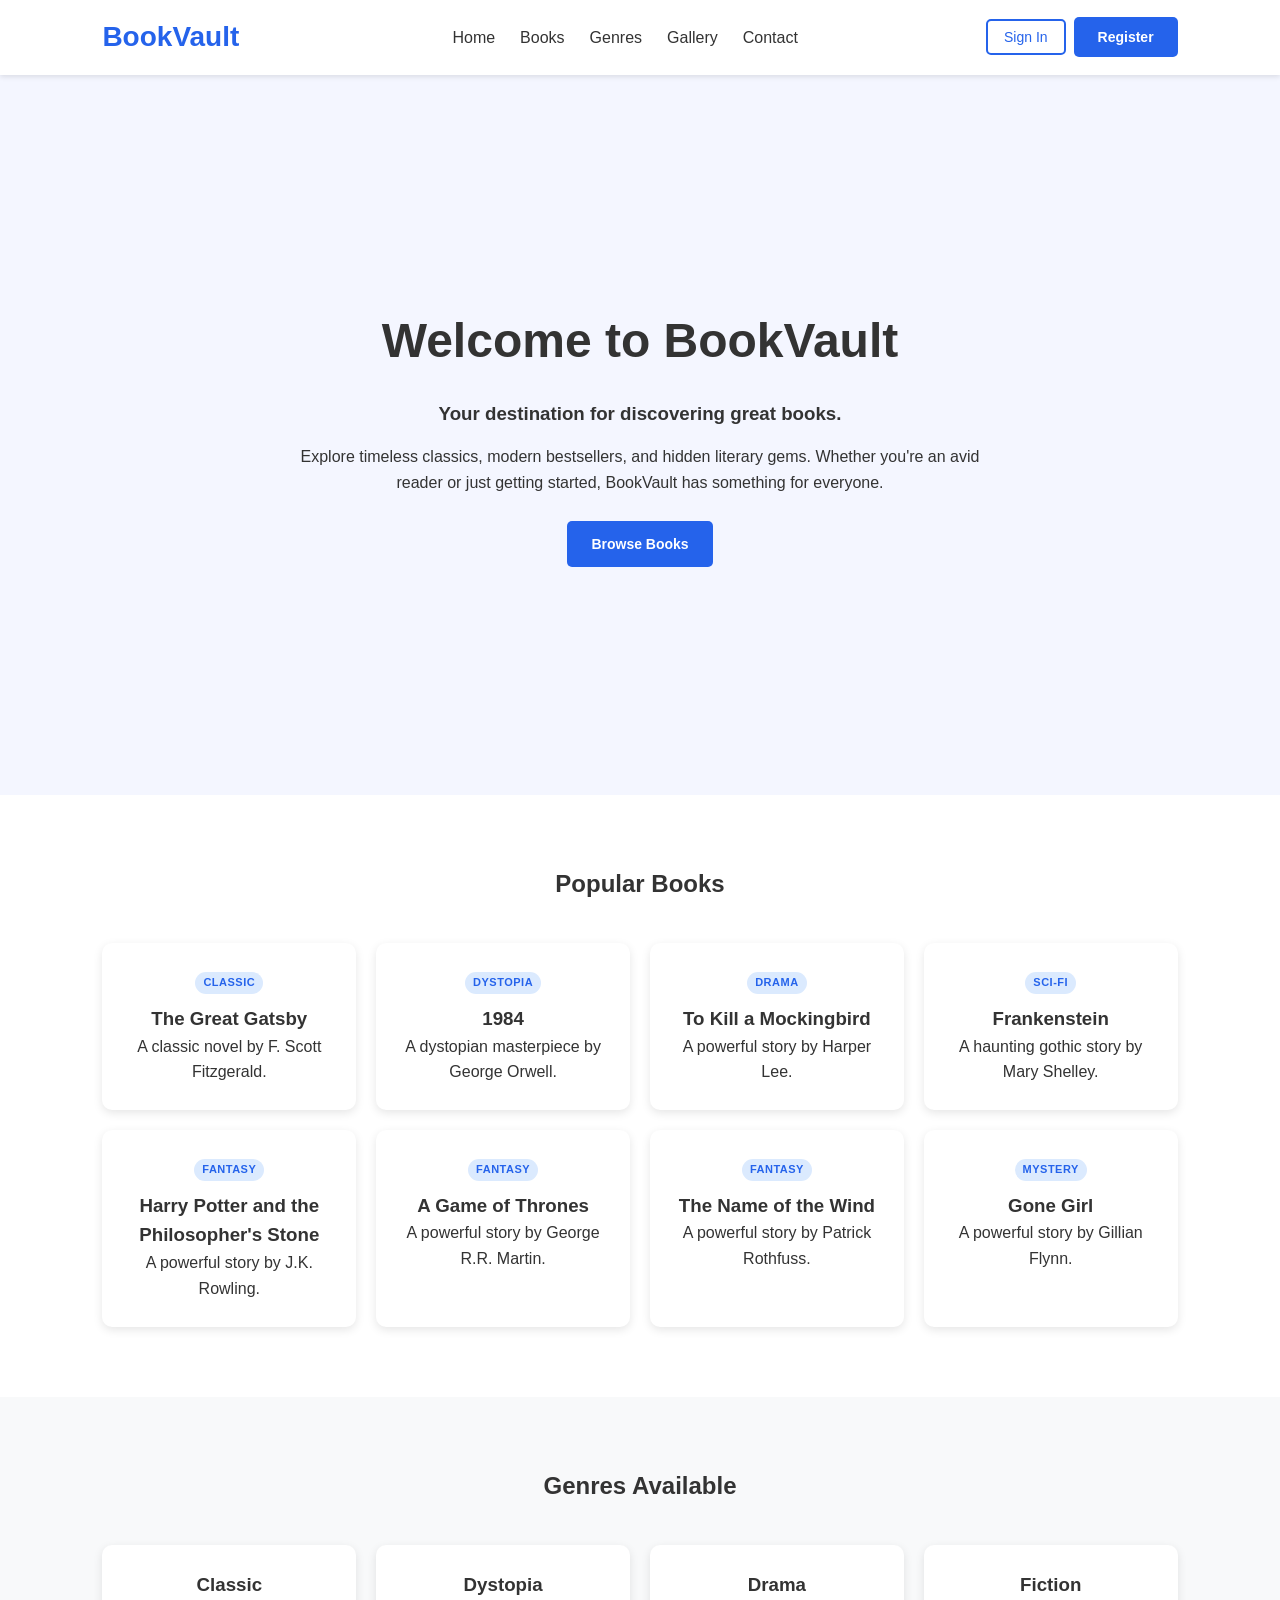
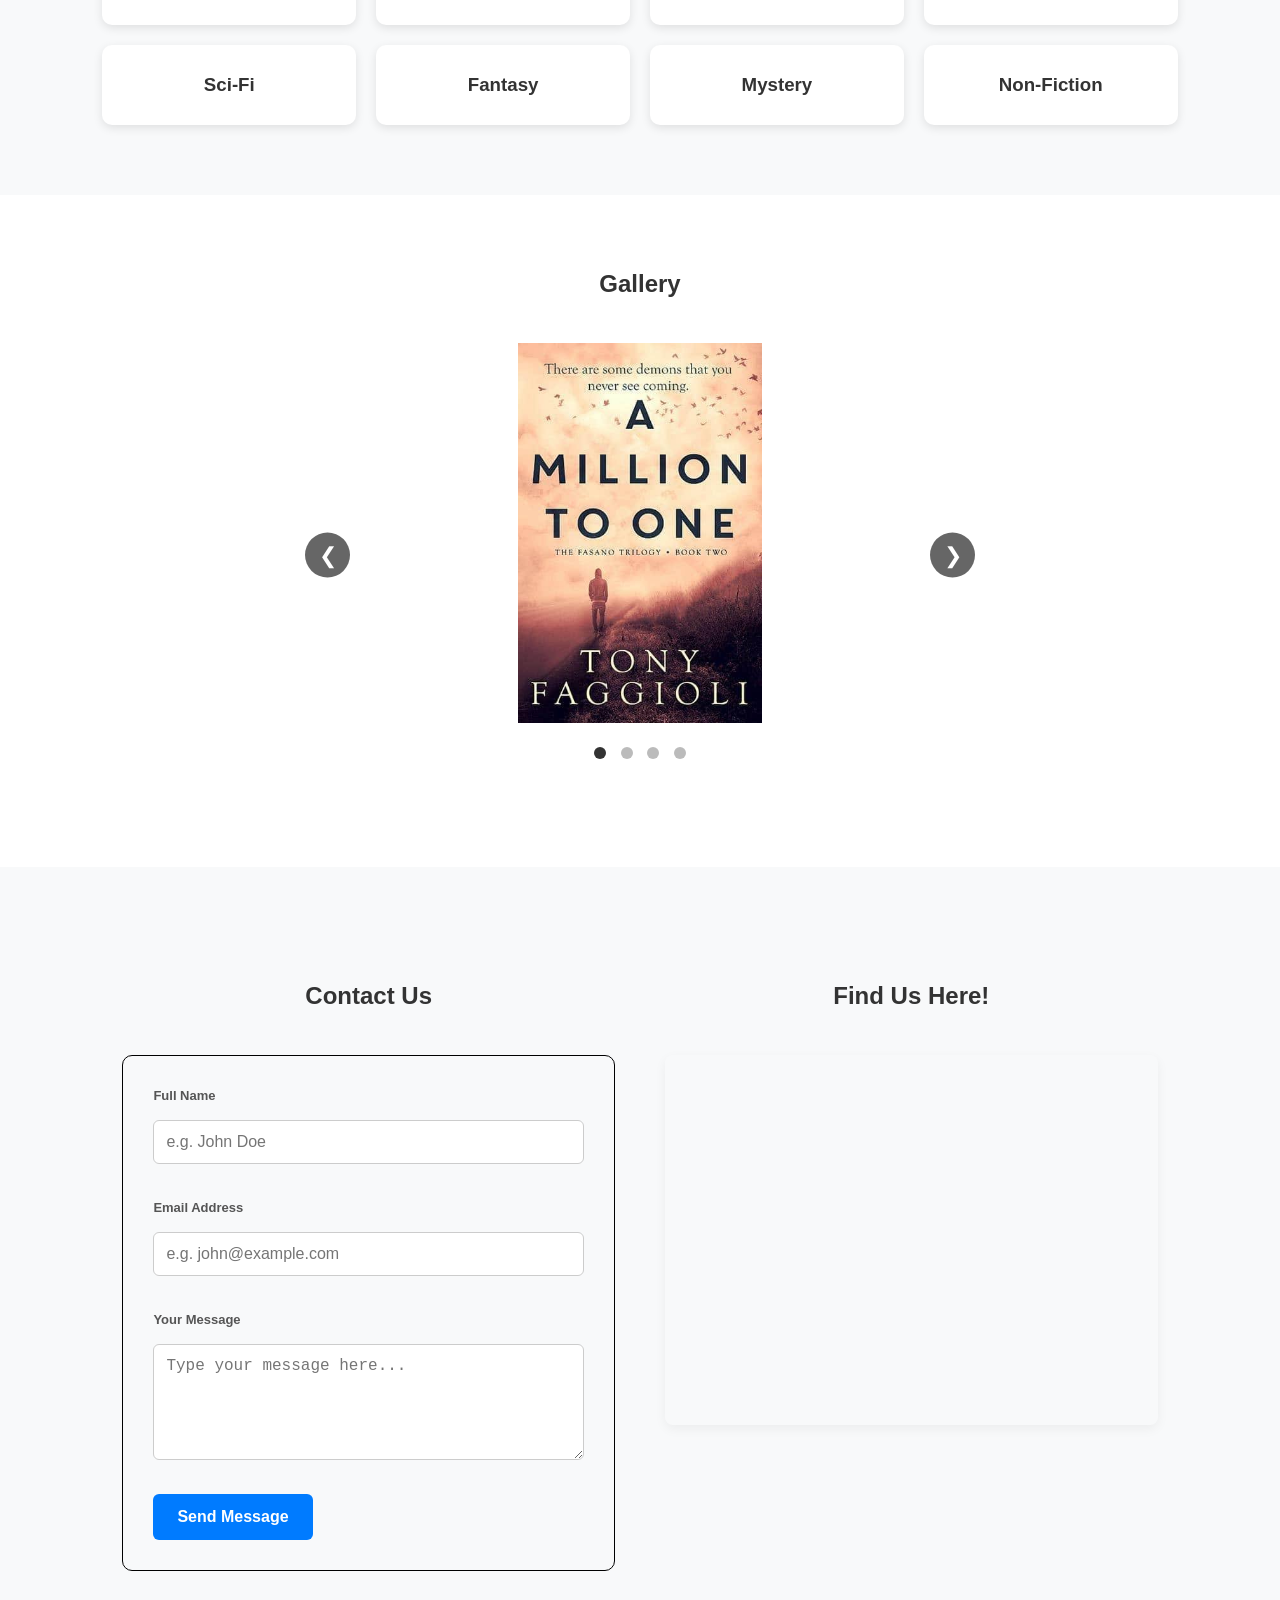
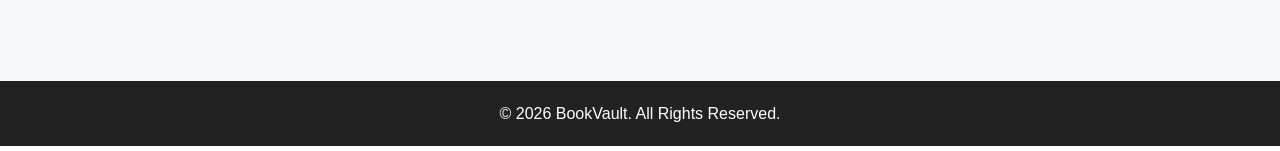
<file: index.html>
<!DOCTYPE html>
<html lang="en">
<head>
    <meta charset="UTF-8">
    <meta name="viewport" content="width=device-width, initial-scale=1.0">
    <link rel="stylesheet" href="https://fonts.googleapis.com/css2?family=Material+Symbols+Outlined:opsz,wght,FILL,GRAD@20..48,100..700,0..1,-50..200" />
    <title>BookVault</title>
    <link rel="stylesheet" href="css/main.css">
    <link rel="stylesheet" href="css/auth.css">
</head>
<body>

    <header>
        <nav class="navbar">
            <div class="logo">BookVault</div>

            <ul class="nav-links" id="navLinks">
                <li><a href="#home" class="page-link">Home</a></li>
                <li><a href="#books" class="page-link">Books</a></li>
                <li><a href="#genres" class="page-link">Genres</a></li>
                <li><a href="#gallery" class="page-link">Gallery</a></li>
                <li><a href="#contact" class="page-link">Contact</a></li>
            </ul>

            <div class="nav-right">

                <div id="guestButtons" class="auth-buttons">
                    <button class="btn-outline" onclick="openAuth('login')">Sign In</button>
                    <button class="btn btn-sm" onclick="openAuth('register')">Register</button>
                </div>


                <div id="userMenu" class="user-menu" style="display:none;">
                    <div class="user-avatar" id="userAvatar">U</div>
                    <span id="userNameDisplay" class="user-name"></span>
                    <div class="user-dropdown">
                        <a href="dashboard.html">Dashboard</a>
                        <a href="#" onclick="logout()">Sign Out</a>
                    </div>
                </div>
            </div>

            <div class="menu-btn" onclick="toggleMenu()">☰</div>
        </nav>
    </header>

    <div id="mainSite">

        <section id="home" class="hero">
            <div class="hero-content">
                <h1>Welcome to BookVault</h1>
                <h3>Your destination for discovering great books.</h3>
                <p>
                    Explore timeless classics, modern bestsellers,
                    and hidden literary gems. Whether you're an
                    avid reader or just getting started, BookVault
                    has something for everyone.
                </p>
                <a href="#books" class="btn">Browse Books</a>
            </div>
        </section>


        <section id="books" class="section">
            <h2>Popular Books</h2>
            <div class="card-container">
                <div class="card">
                    <div class="card-badge">Classic</div>
                    <h3>The Great Gatsby</h3>
                    <p>A classic novel by F. Scott Fitzgerald.</p>
                </div>
                <div class="card">
                    <div class="card-badge">Dystopia</div>
                    <h3>1984</h3>
                    <p>A dystopian masterpiece by George Orwell.</p>
                </div>
                <div class="card">
                    <div class="card-badge">Drama</div>
                    <h3>To Kill a Mockingbird</h3>
                    <p>A powerful story by Harper Lee.</p>
                </div>
                <div class="card">
                    <div class="card-badge">Sci-Fi</div>
                    <h3>Frankenstein</h3>
                     <p>A haunting gothic story by Mary Shelley.</p>
                </div>
                <div class="card">
                    <div class="card-badge">Fantasy</div>
                    <h3>Harry Potter and the Philosopher's Stone</h3>
                    <p>A powerful story by J.K. Rowling.</p>
                </div>
                <div class="card">
                    <div class="card-badge">Fantasy</div>
                    <h3>A Game of Thrones</h3>
                    <p>A powerful story by George R.R. Martin.</p>
                </div>
                <div class="card">
                    <div class="card-badge">Fantasy</div>
                    <h3>The Name of the Wind</h3>
                    <p>A powerful story by Patrick Rothfuss.</p>
                </div>
                <div class="card">
                    <div class="card-badge">Mystery</div>
                    <h3>Gone Girl</h3>
                    <p>A powerful story by Gillian Flynn.</p>
            </div>
            </div>
        </section>


        <section id="genres" class="section light">
            <h2>Genres Available</h2>
            <div class="card-container">
                <div class="card"><h3>Classic</h3></div>
                <div class="card"><h3>Dystopia</h3></div>
                <div class="card"><h3>Drama</h3></div>
                <div class="card"><h3>Fiction</h3></div>
                <div class="card"><h3>Sci-Fi</h3></div>
                <div class="card"><h3>Fantasy</h3></div>
                <div class="card"><h3>Mystery</h3></div>
                <div class="card"><h3>Non-Fiction</h3></div>
            </div>
        </section>


        <section id="gallery" class="section">
            <h2>Gallery</h2>
            <div class="slider" id="slider">
            <div class="slides">
                <img src="assets/amiltoone.jpeg" alt="Amiltoone" class="slide active">
                <img src="assets/memory.jpg" alt="Memory" class="slide">
                <img src="assets/paradox.webp" alt="Paradox" class="slide">
                <img src="assets/therebirthofu.jpg" alt="The Rebirth of You" class="slide">
            </div>

        <button class="prev">&#10094;</button>
        <button class="next">&#10095;</button>

            <div class="dots">
                <span class="dot active"></span>
                <span class="dot"></span>
                <span class="dot"></span>
                <span class="dot"></span>
            </div>

            </div>
        </section>


       <section id="contact" class="section light">
            <div class="contact-split-container">
            <div class="form-side">
            <h2>Contact Us</h2>
            <form class="contact-form" onsubmit="handleContact(event)">
                <div class="form-group">
                    <label for="contact-name">Full Name</label>
                    <input type="text" id="contact-name" placeholder="e.g. John Doe" required>
                </div>
                
                <div class="form-group">
                    <label for="contact-email">Email Address</label>
                    <input type="email" id="contact-email" placeholder="e.g. john@example.com" required>
                </div>
                
                <div class="form-group">
                    <label for="contact-message">Your Message</label>
                    <textarea id="contact-message" rows="5" placeholder="Type your message here..."></textarea>
                </div>
                
                <button type="submit" class="submit-btn">Send Message</button>
            </form>
        </div>


        <div class="map-side">
            <h2>Find Us Here!</h2>
            <div class="map-wrapper">
                <iframe src="https://www.google.com/maps/embed?pb=!1m18!1m12!1m3!1d112999.10324712875!2d85.19521121640622!3d27.74129860000001!2m3!1f0!2f0!3f0!3m2!1i1024!2i768!4f13.1!3m3!1m2!1s0x39eb19f2c3a8c0fd%3A0x7e31a793d1947efd!2sMalpi%20International%20College!5e0!3m2!1sen!2snp!4v1784111963829!5m2!1sen!2snp" width="600" height="450" style="border:0;" allowfullscreen="" loading="lazy" referrerpolicy="strict-origin-when-cross-origin"></iframe>
            </div>
        </div>

    </div>
</section>


        <footer>
            <p>&copy; 2026 BookVault. All Rights Reserved.</p>
        </footer>
    </div>

    <div id="authOverlay" class="modal-overlay" style="display:none;" onclick="closeAuthOnBg(event)">
        <div class="modal">
            <button class="modal-close" onclick="closeAuth()">✕</button>


            <div class="modal-tabs">
                <button id="loginTab" class="modal-tab active" onclick="switchAuthTab('login')">Sign In</button>
                <button id="registerTab" class="modal-tab" onclick="switchAuthTab('register')">Register</button>
            </div>


            <div id="loginForm">
                <h2 class="modal-title">Welcome back</h2>
                <p class="modal-sub">Sign in to access your dashboard</p>
                <div class="form-group">
                    <label>Email</label>
                    <input type="email" id="loginEmail" class="form-input" placeholder="you@example.com">
                </div>
                <div class="form-group">
                    <label>Password</label>
                    <input type="password" id="loginPassword" class="form-input" placeholder="••••••••">
                </div>
                <div id="loginError" class="form-error" style="display:none;"></div>
                <button class="btn full-width" onclick="handleLogin()">Sign In</button>
                <p class="modal-switch">No account? <a href="#" onclick="switchAuthTab('register')">Register here</a></p>
            </div>


            <div id="registerForm" style="display:none;">
                <h2 class="modal-title">Create account</h2>
                <p class="modal-sub">Join BookVault to start renting books</p>
                <div class="form-group">
                    <label>Full Name</label>
                    <input type="text" id="regName" class="form-input" placeholder="Full Name">
                </div>
                <div class="form-group">
                    <label>Email</label>
                    <input type="email" id="regEmail" class="form-input" placeholder="you@example.com">
                </div>
                <div class="form-group">
                    <label>Password</label>
                    <input type="password" id="regPassword" class="form-input" placeholder="Min. 6 characters">
                </div>
                <div class="form-group">
                    <label>Confirm Password</label>
                    <input type="password" id="regConfirm" class="form-input" placeholder="Repeat password">
                </div>
                <div id="registerError" class="form-error" style="display:none;"></div>
                <button class="btn full-width" onclick="handleRegister()">Create Account</button>
                <p class="modal-switch">Already have an account? <a href="#" onclick="switchAuthTab('login')">Sign in</a></p>
            </div>
        </div>
    </div>



    <script src="js/shared.js"></script>
    <script src="js/auth.js"></script>
    <script src="js/main.js"></script>

</body>
</html>
</file>
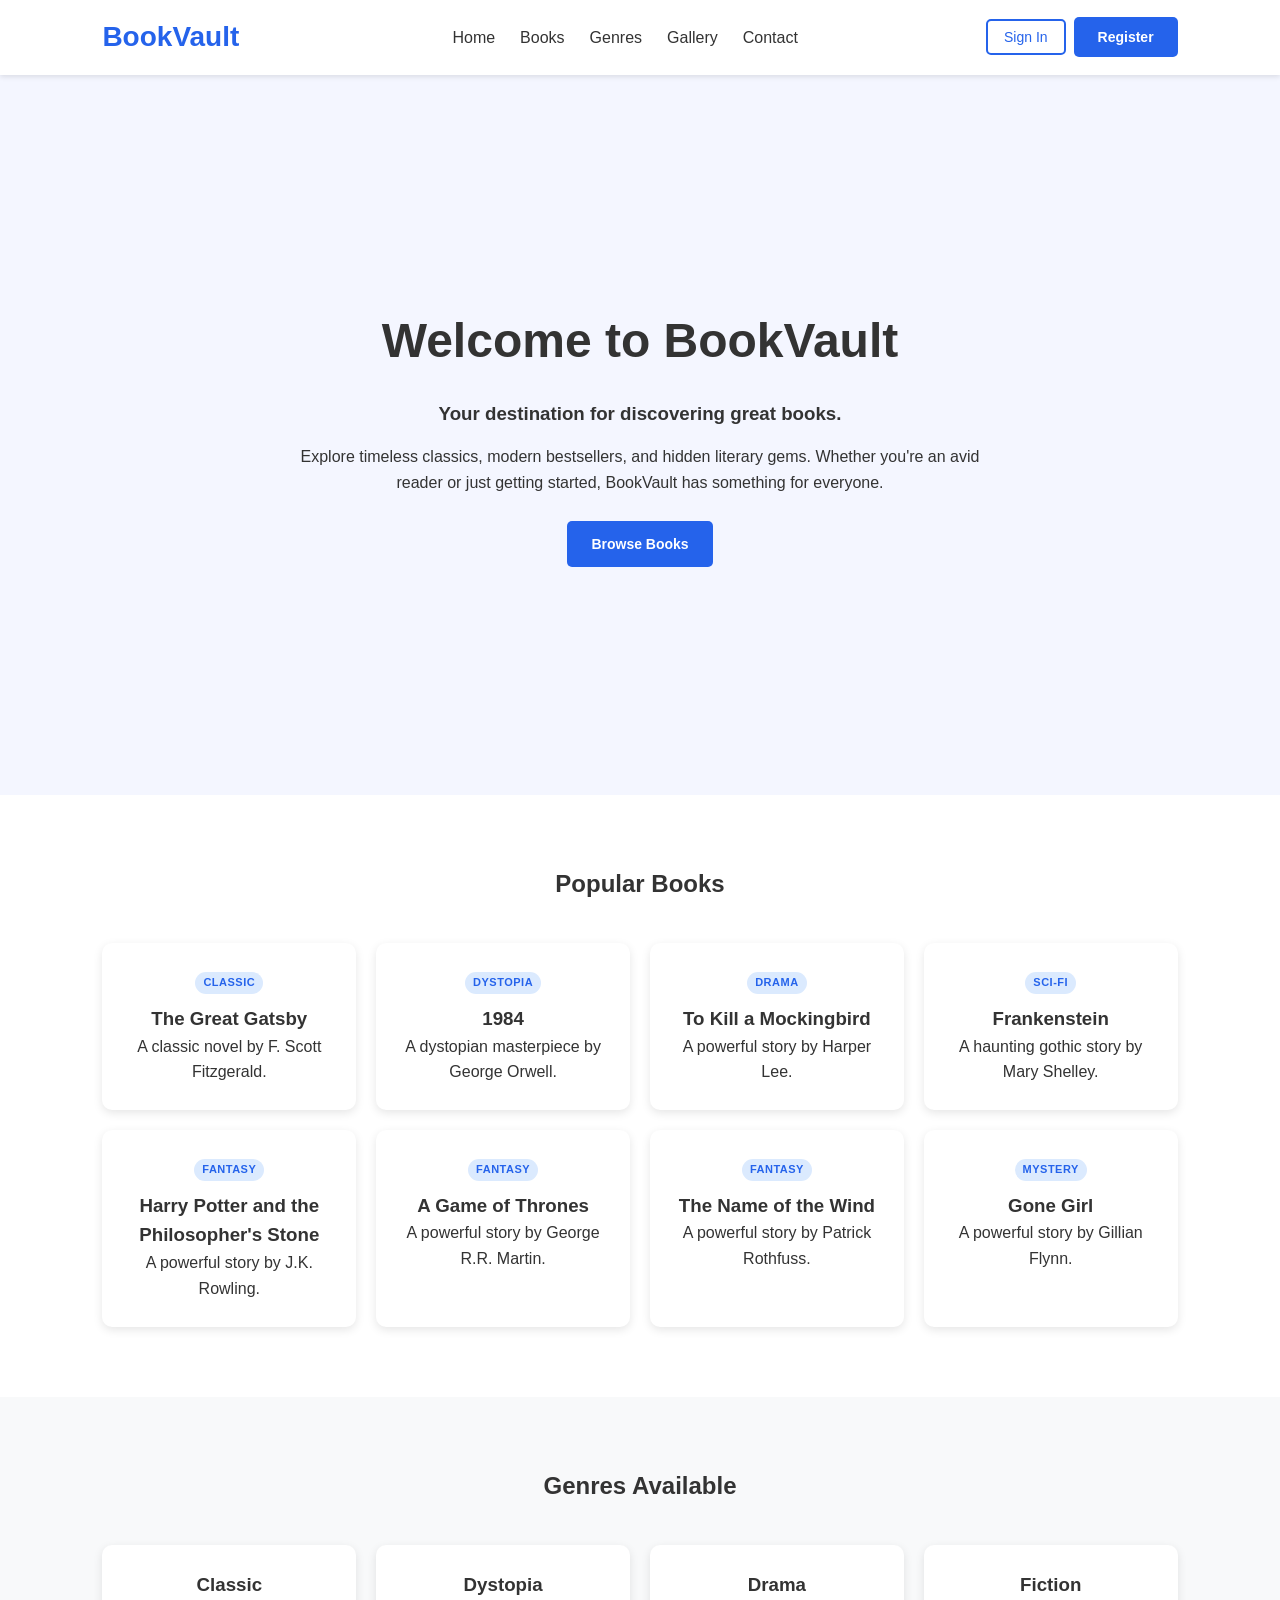
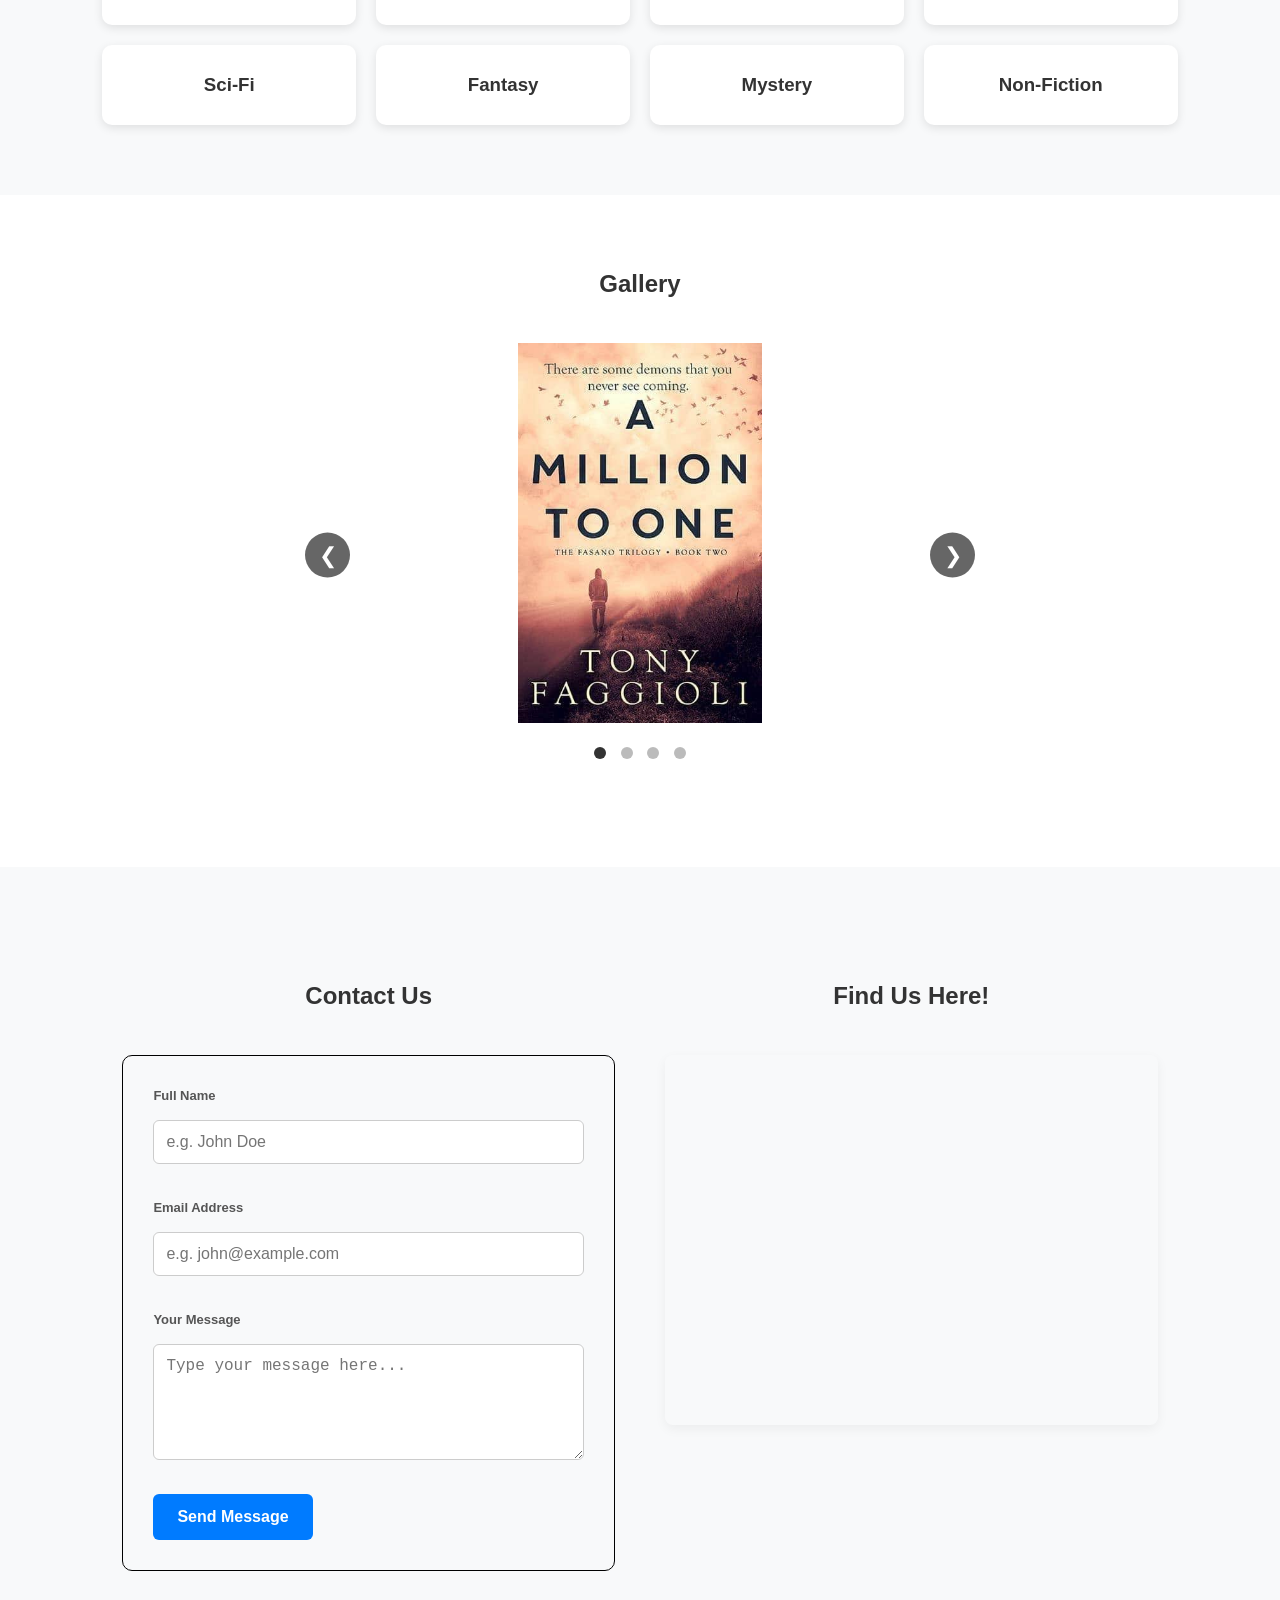
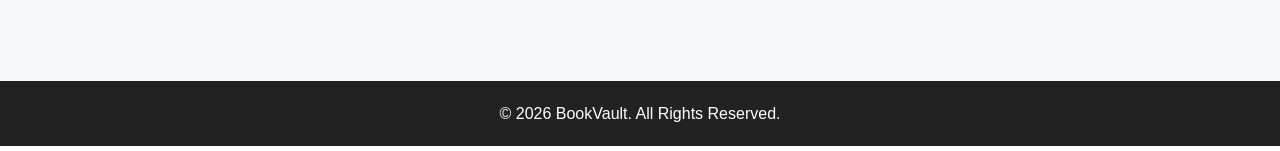
<file: dashboard.html>
<!DOCTYPE html>
<html lang="en">
<head>
    <meta charset="UTF-8">
    <meta name="viewport" content="width=device-width, initial-scale=1.0">
    <link rel="stylesheet" href="https://fonts.googleapis.com/css2?family=Material+Symbols+Outlined:opsz,wght,FILL,GRAD@20..48,100..700,0..1,-50..200" />
    <title>BookVault</title>
    <link rel="stylesheet" href="css/dashboard.css">


</head>
<body>

    <div id="dashboardPage">
        <div class="dashboard-layout">

            <aside class="dash-sidebar">
                <div class="dash-logo">BookVault</div>
                <nav class="dash-nav">
                    <a href="#" class="dash-nav-item active" data-tab="overview" onclick="switchTab(this,'overview')">
                        <span class="material-symbols-outlined">home</span> Overview
                    </a>
                    <a href="#" class="dash-nav-item" data-tab="browse" onclick="switchTab(this,'browse')">
                        <span class="material-symbols-outlined">browse</span> Browse Books
                    </a>
                    <a href="#" class="dash-nav-item" data-tab="rentals" onclick="switchTab(this,'rentals')">
                        <span class="material-symbols-outlined">event_note</span> My Rentals
                    </a>
                    <a href="#" class="dash-nav-item" data-tab="wishlist" onclick="switchTab(this,'wishlist')">
                        <span class="material-symbols-outlined">favorite</span> Wishlist
                    </a>
                    <a href="#" class="dash-nav-item" data-tab="profile" onclick="switchTab(this,'profile')">
                        <span class="material-symbols-outlined">account_circle</span> Profile
                    </a>
                    <a href="#" class="dash-nav-item" data-tab="settings" onclick="switchTab(this,'settings')">
                        <span class="material-symbols-outlined">settings</span>Settings
                    </a>
                </nav>
                <div class="dash-sidebar-footer">
                    <button class="logout-btn" onclick="logout()" > Sign Out</button>
                    <button class="back-btn" onclick="window.location.href='index.html'">BookVault - Home</button>
                </div>
            </aside>


            <main class="dash-main">


                <div id="tab-overview" class="dash-tab">
                    <div class="dash-header">
                        <div>
                            <h1 id="dashWelcome">Welcome back!</h1>
                            <p class="dash-subtitle">Here's what's happening with your account.</p>
                        </div>
                    </div>

                    <div class="stats-grid">
                        <div class="stat-card">
                            <div class="stat-value" id="statRented">0</div>
                            <div class="stat-label">Books Rented</div>
                        </div>
                        <div class="stat-card">
                            <div class="stat-value" id="statActive">0</div>
                            <div class="stat-label">Active Rentals</div>
                        </div>
                        <div class="stat-card">
                            <div class="stat-value" id="statWishlist">0</div>
                            <div class="stat-label">Wishlist Items</div>
                        </div>
                        <div class="stat-card">
                            <div class="stat-value" id="statDays">0</div>
                            <div class="stat-label">Days Member</div>
                        </div>
                    </div>

                    <div class="dash-section-title">Recent Activity</div>
                    <div id="recentActivity" class="activity-list">
                        <div class="empty-state">
                            <div class="empty-icon"><span class="material-symbols-outlined">book_5</span></div>
                            <p>No activity yet. Start by browsing books!</p>
                            <button class="btn btn-sm" onclick="switchTabById('browse')">Browse Books</button>
                        </div>
                    </div>
                </div>


                <div id="tab-browse" class="dash-tab" style="display:none;">
                    <div class="dash-header">
                        <h1>Browse Books</h1>
                        <p class="dash-subtitle">Discover your next great read.</p>
                    </div>
                    <div class="search-bar">
                        <input type="text" id="bookSearch" placeholder="Search books, authors..." oninput="filterBooks()">
                    </div>
                    <div class="book-grid" id="bookGrid"></div>
                </div>


                <div id="tab-rentals" class="dash-tab" style="display:none;">
                    <div class="dash-header">
                        <h1>My Rentals</h1>
                        <p class="dash-subtitle">Manage your current and past rentals.</p>
                    </div>
                    <div id="rentalsList" class="rentals-list">
                        <div class="empty-state">
                            <div class="empty-icon"><span class="material-symbols-outlined">favorite</span></div>
                            <p>You haven't rented any books yet.</p>
                            <button class="btn btn-sm" onclick="switchTabById('browse')">Browse Books</button>
                        </div>
                    </div>
                </div>


                <div id="tab-wishlist" class="dash-tab" style="display:none;">
                    <div class="dash-header">
                        <h1>My Wishlist</h1>
                        <p class="dash-subtitle">Books you want to read next.</p>
                    </div>
                    <div id="wishlistItems" class="book-grid">
                        <div class="empty-state">
                            <div class="empty-icon"><span class="material-symbols-outlined">favorite</span></div>
                            <p>Your wishlist is empty.</p>
                            <button class="btn btn-sm" onclick="switchTabById('browse')">Browse Books</button>
                        </div>
                    </div>
                </div>
                
                <div id="tab-profile" class="dash-tab" style="display:none;">
                    <div class="dash-header">
                        <h1>My Profile</h1>
                        <p class="dash-subtitle">Manage your personal information.</p>
                    </div>
                    <div class="profile-card">
                        <div class="profile-avatar-lg" id="profileAvatar">U</div>
                        <div class="profile-info">
                            <div class="form-group">
                                <label>Full Name</label>
                                <input type="text" id="profileName" class="form-input" placeholdefr="Your name">
                            </div>
                            <div class="form-group">
                                <label>Email</label>
                                <input type="email" id="profileEmail" class="form-input" disabled>
                            </div>
                            <div class="form-group">
                                <label>Member Since</label>
                                <input type="text" id="profileJoined" class="form-input" disabled>
                            </div>
                            <button class="btn" onclick="saveProfile()">Save Changes</button>
                        </div>
                    </div>
                </div>

                <div id="tab-settings" class="dash-tab" style="display:none;">
                    <div class="dash-header">
                        <h1>Settings</h1>
                        <p class="dash-subtitle">Customize your BookVault experience.</p>
                    </div>
                    <div class="settings-list">
                        <div class="setting-item">
                            <div>
                                <div class="setting-label">Email Notifications</div>
                                <div class="setting-desc">Receive updates about your rentals</div>
                            </div>
                            <label class="toggle">
                                <input type="checkbox" checked>
                                <span class="toggle-slider"></span>
                            </label>
                        </div>
                        <div class="setting-item">
                            <div>
                                <div class="setting-label">Newsletter</div>
                                <div class="setting-desc">Weekly book recommendations</div>
                            </div>
                            <label class="toggle">
                                <input type="checkbox">
                                <span class="toggle-slider"></span>
                            </label>
                        </div>
                        <div class="setting-item danger-zone">
                            <div>
                                <div class="setting-label">Delete Account</div>
                                <div class="setting-desc">Permanently remove your account and data</div>
                            </div>
                            <button class="btn-danger" onclick="deleteAccount()">Delete</button>
                        </div>
                    </div>
                </div>

            </main>
        </div>
    </div>

    <script src="js/shared.js"></script>
    <script src="js/dashboard.js"></script>
    <script src="js/auth.js"></script>

</body>
</html>
</file>
<file: css/main.css>
* {
    margin: 0;
    padding: 0;
    box-sizing: border-box;
}

body {
    font-family: Arial, Helvetica, sans-serif;
    line-height: 1.6;
    color: #333;

}

.navbar {
    display: flex;
    justify-content: space-between;
    align-items: center;
    padding: 15px 8%;
    background: #fff;
    box-shadow: 0 2px 5px rgba(0,0,0,0.1);
    position: sticky;
    top: 0;
    z-index: 100;
}

.logo {
    font-size: 28px;
    font-weight: bold;
    color: #2563eb;
}

.nav-links {
    display: flex;
    list-style: none;
}

.nav-links li {
    margin-left: 25px;
}

.nav-links a {
    text-decoration: none;
    color: #333;
    font-weight: 500;
}

.nav-links a:hover {
    color: #2563eb;
}

.menu-btn {
    display: none;
    font-size: 28px;
    cursor: pointer;
}


.nav-right {
    display: flex;
    align-items: center;
    gap: 10px;
}

.auth-buttons {
    display: flex;
    gap: 8px;
    align-items: center;
}

.btn-outline {
    padding: 8px 16px;
    background: transparent;
    color: #2563eb;
    border: 2px solid #2563eb;
    border-radius: 5px;
    cursor: pointer;
    font-weight: 500;
    font-size: 14px;
    transition: all 0.2s;
}

.btn-outline:hover {
    background: #2563eb;
    color: #fff;
}

.btn-sm {
    padding: 8px 16px;
    font-size: 14px;
}


.user-menu {
    position: relative;
    display: flex;
    align-items: center;
    gap: 8px;
    cursor: pointer;
    padding: 6px 10px;
    border-radius: 8px;
    transition: background 0.2s;
}

.user-menu:hover {
    background: #f0f4ff;
}

.user-avatar {
    width: 34px;
    height: 34px;
    border-radius: 50%;
    background: #2563eb;
    color: #fff;
    display: flex;
    align-items: center;
    justify-content: center;
    font-weight: bold;
    font-size: 15px;
}

.user-name {
    font-weight: 600;
    color: #333;
    font-size: 14px;
}

.user-dropdown {
    display: none;
    position: absolute;
    top: calc(100% + 6px);
    right: 0;
    background: #fff;
    box-shadow: 0 4px 15px rgba(0,0,0,0.12);
    border-radius: 8px;
    overflow: hidden;
    min-width: 160px;
    z-index: 200;
}

.user-menu.open .user-dropdown {
    display: block;
}

.user-dropdown a {
    display: block;
    padding: 12px 18px;
    text-decoration: none;
    color: #333;
    font-size: 14px;
    font-weight: 500;
    transition: background 0.15s;
}

.user-dropdown a:hover {
    background: #f0f4ff;
    color: #2563eb;
}


.hero {
    min-height: 80vh;
    display: flex;
    justify-content: center;
    align-items: center;
    text-align: center;
    padding: 40px;
    background: #f4f6ff;
}

.hero-content {
    max-width: 700px;
}

.hero h1 {
    font-size: 3rem;
    margin-bottom: 20px;
}

.hero h3 {
    margin-bottom: 15px;
}

.hero p {
    margin-bottom: 25px;
}

.btn {
    display: inline-block;
    padding: 12px 24px;
    background: #2563eb;
    color: white;
    text-decoration: none;
    border-radius: 5px;
    border: none;
    cursor: pointer;
    font-size: 14px;
    font-weight: 600;
    transition: background 0.2s;
}

.btn:hover {
    background: #1d4ed8;
}


.section {
    padding: 70px 8%;
}

.section h2 {
    text-align: center;
    margin-bottom: 40px;
}

.light {
    background: #f8f9fa;
}


.card-container {
    display: grid;
    grid-template-columns: repeat(4, 1fr); 
    gap: 20px;
}

@media (max-width: 768px) {
    .card-container {
        grid-template-columns: repeat(2, 1fr); 
    }
}

.card {
    background: white;
    padding: 25px;
    border-radius: 10px;
    box-shadow: 0 3px 10px rgba(0,0,0,0.1);
    text-align: center;
    position: relative;
}

.card-badge {
    display: inline-block;
    background: #dbeafe;
    color: #2563eb;
    font-size: 11px;
    font-weight: 700;
    padding: 2px 8px;
    border-radius: 20px;
    margin-bottom: 10px;
    text-transform: uppercase;
    letter-spacing: 0.5px;
}

.card-rent-btn {
    margin-top: 14px;
}


.gallery {
    display: grid;
    grid-template-columns: repeat(auto-fit, minmax(220px, 1fr));
    gap: 20px;
}

.gallery-item {
    height: 320px;
    overflow: hidden;
    border-radius: 12px;
    box-shadow: 0 4px 12px rgba(0, 0, 0, 0.1);
    background: #fff;
    transition: transform 0.3s ease;
}

.gallery-item:hover {
    transform: translateY(-5px);
}

.gallery-item img {
    width: 100%;
    height: 100%;
    object-fit: contain;
    background: #fff;
    padding: 10px;
    display: block;
}





footer {
    text-align: center;
    padding: 20px;
    background: #222;
    color: white;
}


@media (max-width: 768px) {
    .menu-btn {
        display: block;
    }

    .nav-links {
        display: none;
        flex-direction: column;
        position: absolute;
        top: 70px;
        right: 0;
        width: 220px;
        background: white;
        box-shadow: 0 3px 10px rgba(0,0,0,0.1);
        z-index: 150;
    }

    .nav-links li {
        margin: 15px;
    }

    .nav-links.show {
        display: flex;
    }

    .hero h1 {
        font-size: 2.2rem;
    }

    .auth-buttons .btn-outline {
        display: none;
    }
}


.slider{
    position:relative;
    width:100%;
    max-width:700px;
    margin:30px auto;
    overflow:hidden;
}

.slides{
    position:relative;
}

.slide{
    display:none;
    width:100%;
    height:380px;
    object-fit:contain;
    background: #ffffff;
    border-radius:10px;
    animation:fade .6s ease;
}

.slide.active{
    display:block;
}

@keyframes fade{
    from{
        opacity:.3;
    }
    to{
        opacity:1;
    }
}

.prev, .next{
    position:absolute;
    top:50%;
    transform:translateY(-50%);
    width:45px;
    height:45px;
    border:none;
    border-radius:50%;
    background:rgba(0,0,0,.6);
    color:#fff;
    font-size:22px;
    cursor:pointer;
    transition:.25s;
    z-index:10;
}

.prev{
    left:15px;
}

.next{
    right:15px;
}

.prev:hover, .next:hover{
    background:black;
    transform:translateY(-50%) scale(1.1);
}

.dots{
    text-align:center;
    margin-top:18px;
}

.dot{
    display:inline-block;
    width:12px;
    height:12px;
    margin:0 5px;
    border-radius:50%;
    background:#bbb;
    cursor:pointer;
    transition:.3s;
}

.dot.active{
    background:#333;
}

@media(max-width:768px) {
.slide{
    height:280px;
}
}


.contact-split-container {
    display: flex;
    flex-direction: row;
    gap: 50px;
    max-width: 1200px;
    margin: 0 auto;
    padding: 40px 20px;
}

.form-side, .map-side {
    flex: 1;
    min-width: 0;
}


.contact-form {
    display: flex;
    flex-direction: column;
    gap: 20px;
    border: 1px solid #000000;
    padding: 30px;
    border-radius: 10px;
}

.form-group {
    display: flex;
    flex-direction: column;
    gap: 8px;
}

.form-group label {
    font-weight: 600;
    font-size: 0.95rem;
    color: #333;
}

.form-group input, 
.form-group textarea {
    width: 100%;
    padding: 12px;
    border: 1px solid #ccc;
    border-radius: 6px;
    font-size: 1rem;
    box-sizing: border-box;
    transition: border-color 0.2s ease;
}

.form-group input:focus, 
.form-group textarea:focus {
    outline: #007bff;
    border-color: #007bff;
}

.submit-btn {
    padding: 14px 24px;
    background-color: #007bff;
    color: white;
    border: none;
    border-radius: 6px;
    font-size: 1rem;
    font-weight: 600;
    cursor: pointer;
    align-self: flex-start; 
    transition: background-color 0.2s ease;
}

.submit-btn:hover {
    background-color: #0056b3;
}


.map-wrapper {
    width: 100%;
    aspect-ratio: 4 / 3;
    max-height: 450px;
    border-radius: 8px;
    overflow: hidden; 
    box-shadow: 0 4px 12px rgba(0, 0, 0, 0.05);
}

.map-wrapper iframe {
    width: 100%;
    height: 100%;
}


@media (max-width: 768px) {
    .contact-split-container {
        flex-direction: column;
        gap: 40px;
    }
    
    .submit-btn {
        width: 100%; 
        align-self: stretch;
    }
}
</file>
<file: css/auth.css>
.modal-overlay {
    position: fixed;
    inset: 0;
    background: rgba(0,0,0,0.5);
    display: flex;
    align-items: center;
    justify-content: center;
    z-index: 1000;
    padding: 20px;
}

.modal {
    background: #fff;
    border-radius: 16px;
    padding: 36px;
    width: 100%;
    max-width: 420px;
    position: relative;
    box-shadow: 0 20px 60px rgba(0,0,0,0.2);
    animation: modalIn 0.2s ease;
}

@keyframes modalIn {
    from { opacity: 0; transform: translateY(-20px) scale(0.97); }
    to   { opacity: 1; transform: translateY(0) scale(1); }
}

.modal-close {
    position: absolute;
    top: 14px;
    right: 16px;
    background: none;
    border: none;
    font-size: 18px;
    cursor: pointer;
    color: #999;
    line-height: 1;
    padding: 4px;
}

.modal-close:hover {
    color: #333;
}

.modal-tabs {
    display: flex;
    gap: 0;
    margin-bottom: 24px;
    border-bottom: 2px solid #e5e7eb;
}

.modal-tab {
    flex: 1;
    padding: 10px;
    background: none;
    border: none;
    cursor: pointer;
    font-size: 15px;
    font-weight: 600;
    color: #999;
    border-bottom: 2px solid transparent;
    margin-bottom: -2px;
    transition: all 0.2s;
}

.modal-tab.active {
    color: #2563eb;
    border-bottom-color: #2563eb;
}

.modal-title {
    font-size: 22px;
    font-weight: 700;
    margin-bottom: 4px;
}

.modal-sub {
    color: #666;
    font-size: 14px;
    margin-bottom: 20px;
}

.form-group {
    margin-bottom: 14px;
}

.form-group label {
    display: block;
    font-size: 13px;
    font-weight: 600;
    color: #555;
    margin-bottom: 5px;
}

.form-input {
    width: 100%;
    padding: 10px 12px;
    border: 1.5px solid #e5e7eb;
    border-radius: 7px;
    font-size: 14px;
    transition: border-color 0.2s;
    background: #fafafa;
}

.form-input:focus {
    outline: none;
    border-color: #2563eb;
    background: #fff;
}

.form-input:disabled {
    background: #f3f4f6;
    color: #666;
    cursor: default;
}

.form-error {
    background: #fef2f2;
    color: #dc2626;
    border: 1px solid #fecaca;
    padding: 9px 12px;
    border-radius: 7px;
    font-size: 13px;
    margin-bottom: 14px;
}

.full-width {
    width: 100%;
    padding: 12px;
    font-size: 15px;
    margin-top: 4px;
}

.modal-switch {
    text-align: center;
    margin-top: 16px;
    font-size: 13px;
    color: #666;
}

.modal-switch a {
    color: #2563eb;
    text-decoration: none;
    font-weight: 600;
}
</file>
<file: css/dashboard.css>
.dashboard-layout {
    display: flex;
    min-height: 100vh;
}


.dash-sidebar {
    width: 240px;
    background: #1e293b;
    color: #cbd5e1;
    display: flex;
    flex-direction: column;
    padding: 0;
    position: sticky;
    top: 0;
    height: 100vh;
    flex-shrink: 0;
}

.dash-logo {
    font-size: 22px;
    font-weight: 700;
    color: #fff;
    padding: 22px 24px 18px;
    border-bottom: 1px solid rgba(255,255,255,0.08);
    letter-spacing: -0.3px;
}

.dash-nav {
    flex: 1;
    padding: 12px 0;
    overflow-y: auto;
}

.dash-nav-item {
    display: flex;
    align-items: center;
    gap: 12px;
    padding: 11px 24px;
    color: #94a3b8;
    text-decoration: none;
    font-size: 14px;
    font-weight: 500;
    transition: all 0.15s;
    border-left: 3px solid transparent;
}

.dash-nav-item:hover {
    background: rgba(255,255,255,0.06);
    color: #e2e8f0;
}

.dash-nav-item.active {
    background: rgba(37,99,235,0.15);
    color: #60a5fa;
    border-left-color: #2563eb;
}

.dash-icon {
    font-size: 16px;
    width: 20px;
    text-align: center;
}

.dash-sidebar-footer {
    padding: 16px;
    border-top: 1px solid rgba(255,255,255,0.08);
    display: flex;
    flex-direction: column;
    gap: 8px;
}

.logout-btn,
.back-btn {
    width: 100%;
    padding: 9px;
    border: none;
    border-radius: 7px;
    cursor: pointer;
    font-size: 13px;
    font-weight: 600;
    transition: background 0.2s;
}

.logout-btn {
    background: rgba(239,68,68,0.15);
    color: #f87171;
}

.logout-btn:hover {
    background: rgba(239,68,68,0.25);
}

.back-btn {
    background: rgba(255,255,255,0.08);
    color: #94a3b8;
}

.back-btn:hover {
    background: rgba(255,255,255,0.14);
    color: #e2e8f0;
}


.dash-main {
    flex: 1;
    background: #f8fafc;
    padding: 36px;
    overflow-y: auto;
    min-height: 100vh;
}

.dash-tab {
    animation: fadeIn 0.2s ease;
}

@keyframes fadeIn {
    from { opacity: 0; transform: translateY(6px); }
    to   { opacity: 1; transform: translateY(0); }
}

.dash-header {
    margin-bottom: 30px;
}

.dash-header h1 {
    font-size: 26px;
    font-weight: 700;
    color: #1e293b;
}

.dash-subtitle {
    color: #64748b;
    font-size: 14px;
    margin-top: 4px;
}


.stats-grid {
    display: grid;
    grid-template-columns: repeat(auto-fit, minmax(150px, 1fr));
    gap: 16px;
    margin-bottom: 32px;
}

.stat-card {
    background: #fff;
    border-radius: 12px;
    padding: 22px 20px;
    box-shadow: 0 1px 4px rgba(0,0,0,0.07);
    text-align: center;
}

.stat-value {
    font-size: 32px;
    font-weight: 700;
    color: #2563eb;
    line-height: 1;
    margin-bottom: 6px;
}

.stat-label {
    font-size: 12px;
    color: #64748b;
    font-weight: 600;
    text-transform: uppercase;
    letter-spacing: 0.5px;
}


.dash-section-title {
    font-size: 15px;
    font-weight: 700;
    color: #1e293b;
    margin-bottom: 14px;
    text-transform: uppercase;
    letter-spacing: 0.5px;
}

.activity-list {
    background: #fff;
    border-radius: 12px;
    box-shadow: 0 1px 4px rgba(0,0,0,0.07);
    overflow: hidden;
}

.activity-item {
    display: flex;
    align-items: center;
    gap: 12px;
    padding: 14px 18px;
    border-bottom: 1px solid #f1f5f9;
    font-size: 14px;
}

.activity-item:last-child {
    border-bottom: none;
}

.activity-icon {
    font-size: 18px;
    width: 24px;
    flex-shrink: 0;
}

.activity-text {
    flex: 1;
    color: #374151;
}

.activity-date {
    color: #94a3b8;
    font-size: 12px;
    white-space: nowrap;
}


.empty-state {
    text-align: center;
    padding: 50px 20px;
    color: #64748b;
}

.empty-icon {
    font-size: 48px;
    margin-bottom: 12px;
}

.empty-state p {
    margin-bottom: 16px;
    font-size: 15px;
}


.search-bar {
    margin-bottom: 22px;
}

.search-bar input {
    width: 100%;
    max-width: 420px;
    padding: 10px 16px;
    border: 1.5px solid #e5e7eb;
    border-radius: 8px;
    font-size: 14px;
    background: #fff;
    transition: border-color 0.2s;
}

.search-bar input:focus {
    outline: none;
    border-color: #2563eb;
}



.book-grid {
    display: grid;
    grid-template-columns: repeat(auto-fill, minmax(200px, 1fr));
    gap: 18px;
}

.book-card {
    background: #fff;
    border-radius: 12px;
    box-shadow: 0 1px 5px rgba(0,0,0,0.08);
    overflow: hidden;
    transition: transform 0.2s, box-shadow 0.2s;
}

.book-card:hover {
    transform: translateY(-3px);
    box-shadow: 0 6px 18px rgba(0,0,0,0.12);
}




.book-cover {
  height: 240px;       
  display: flex;
  justify-content: center;
  align-items: center;
  margin-bottom: 12px;
}


.book-cover-img {
  max-width: 100%;
  max-height: 100%;
  object-fit: contain; 
  border-radius: 4px;  
}

.book-info {
    padding: 14px;
}

.book-genre {
    font-size: 10px;
    font-weight: 700;
    color: #2563eb;
    text-transform: uppercase;
    letter-spacing: 0.5px;
    margin-bottom: 4px;
}

.book-title {
    font-size: 14px;
    font-weight: 700;
    color: #1e293b;
    margin-bottom: 3px;
    line-height: 1.3;
}

.book-author {
    font-size: 12px;
    color: #64748b;
    margin-bottom: 8px;
}

.book-price {
    font-size: 13px;
    font-weight: 600;
    color: #16a34a;
    margin-bottom: 10px;
}

.book-actions {
    display: flex;
    align-items: center;
    gap: 8px;
}

.btn-icon {
    background: none;
    border: 1.5px solid #e5e7eb;
    border-radius: 6px;
    padding: 6px 8px;
    cursor: pointer;
    font-size: 14px;
    transition: all 0.15s;
    opacity: 0.5;
}

.btn-icon:hover,
.btn-icon-active {
    opacity: 1;
    border-color: #f87171;
    background: #fef2f2;
}

.btn-success {
    background: #dcfce7 !important;
    color: #16a34a !important;
    border: none;
    cursor: default !important;
}


.rentals-list {
    display: flex;
    flex-direction: column;
    gap: 12px;
}

.rental-item {
    background: #fff;
    border-radius: 12px;
    padding: 16px 20px;
    box-shadow: 0 1px 4px rgba(0,0,0,0.07);
    display: flex;
    align-items: center;
    gap: 16px;
}

.rental-item.overdue {
    border-left: 4px solid #ef4444;
}

.rental-cover {
    font-size: 32px;
    width: 44px;
    text-align: center;
    flex-shrink: 0;
}

.rental-info {
    flex: 1;
}

.rental-title {
    font-weight: 700;
    font-size: 15px;
    color: #1e293b;
}

.rental-author {
    font-size: 13px;
    color: #64748b;
}

.rental-dates {
    font-size: 12px;
    color: #94a3b8;
    margin-top: 4px;
}

.rental-status {
    display: flex;
    flex-direction: column;
    align-items: flex-end;
    gap: 6px;
    flex-shrink: 0;
}



.status-badge {
    padding: 3px 10px;
    border-radius: 20px;
    font-size: 11px;
    font-weight: 700;
    text-transform: uppercase;
    letter-spacing: 0.5px;
}

.status-active   { background: #dbeafe; color: #1d4ed8; }
.status-returned { background: #dcfce7; color: #15803d; }

.btn-outline-sm {
    padding: 5px 12px;
    background: transparent;
    border: 1.5px solid #2563eb;
    color: #2563eb;
    border-radius: 6px;
    cursor: pointer;
    font-size: 12px;
    font-weight: 600;
    transition: all 0.15s;
}

.btn-outline-sm:hover {
    background: #2563eb;
    color: #fff;
}


.profile-card {
    background: #fff;
    border-radius: 16px;
    padding: 32px;
    box-shadow: 0 1px 5px rgba(0,0,0,0.08);
    display: flex;
    gap: 32px;
    align-items: flex-start;
    max-width: 600px;
}

.profile-avatar-lg {
    width: 80px;
    height: 80px;
    border-radius: 50%;
    background: #2563eb;
    color: #fff;
    display: flex;
    align-items: center;
    justify-content: center;
    font-size: 32px;
    font-weight: 700;
    flex-shrink: 0;
}

.profile-info {
    flex: 1;
    display: flex;
    flex-direction: column;
    gap: 0;
}



.form-group {
    margin-bottom: 14px;
}

.form-group label {
    display: block;
    font-size: 13px;
    font-weight: 600;
    color: #555;
    margin-bottom: 5px;
}

.form-input {
    width: 100%;
    padding: 10px 12px;
    border: 1.5px solid #e5e7eb;
    border-radius: 7px;
    font-size: 14px;
    transition: border-color 0.2s;
    background: #fafafa;
}

.form-input:focus {
    outline: none;
    border-color: #2563eb;
    background: #fff;
}

.form-input:disabled {
    background: #f3f4f6;
    color: #666;
    cursor: default;
}

.form-error {
    background: #fef2f2;
    color: #dc2626;
    border: 1px solid #fecaca;
    padding: 9px 12px;
    border-radius: 7px;
    font-size: 13px;
    margin-bottom: 14px;
}

.full-width {
    width: 100%;
    padding: 12px;
    font-size: 15px;
    margin-top: 4px;
}



.settings-list {
    background: #fff;
    border-radius: 12px;
    box-shadow: 0 1px 4px rgba(0,0,0,0.07);
    overflow: hidden;
    max-width: 600px;
}

.setting-item {
    display: flex;
    align-items: center;
    justify-content: space-between;
    padding: 18px 22px;
    border-bottom: 1px solid #f1f5f9;
    gap: 20px;
}

.setting-item:last-child {
    border-bottom: none;
}

.setting-label {
    font-weight: 600;
    font-size: 14px;
    color: #1e293b;
    margin-bottom: 2px;
}

.setting-desc {
    font-size: 12px;
    color: #64748b;
}

.danger-zone .setting-label {
    color: #dc2626;
}

.btn {
    display: inline-block;
    padding: 12px 24px;
    background: #2563eb;
    color: white;
    text-decoration: none;
    border-radius: 5px;
    border: none;
    cursor: pointer;
    font-size: 14px;
    font-weight: 600;
    transition: background 0.2s;
}

.btn:hover {
    background: #1d4ed8;
}

.btn-danger {
    padding: 7px 16px;
    background: #fef2f2;
    border: 1.5px solid #fecaca;
    color: #dc2626;
    border-radius: 7px;
    cursor: pointer;
    font-size: 13px;
    font-weight: 600;
    transition: all 0.15s;
    white-space: nowrap;
}

.btn-danger:hover {
    background: #dc2626;
    color: #fff;
}


.toggle {
    position: relative;
    display: inline-block;
    width: 44px;
    height: 24px;
    flex-shrink: 0;
}

.toggle input {
    opacity: 0;
    width: 0;
    height: 0;
}

.toggle-slider {
    position: absolute;
    inset: 0;
    background: #cbd5e1;
    border-radius: 24px;
    cursor: pointer;
    transition: 0.3s;
}

.toggle-slider::before {
    content: "";
    position: absolute;
    width: 18px;
    height: 18px;
    left: 3px;
    top: 3px;
    background: white;
    border-radius: 50%;
    transition: 0.3s;
}

.toggle input:checked + .toggle-slider {
    background: #2563eb;
}

.toggle input:checked + .toggle-slider::before {
    transform: translateX(20px);
}





@media (max-width: 768px) {
    .dashboard-layout {
        flex-direction: column;
    }

    .dash-sidebar {
        width: 100%;
        height: auto;
        position: static;
    }

    .dash-nav {
        display: flex;
        overflow-x: auto;
        padding: 8px 0;
    }

    .dash-nav-item {
        white-space: nowrap;
        border-left: none;
        border-bottom: 3px solid transparent;
        padding: 10px 16px;
    }

    .dash-nav-item.active {
        border-left: none;
        border-bottom-color: #2563eb;
    }

    .dash-sidebar-footer {
        flex-direction: row;
    }

    .dash-main {
        padding: 20px 16px;
    }

    .profile-card {
        flex-direction: column;
        align-items: center;
        text-align: center;
    }

    .book-grid {
        grid-template-columns: repeat(auto-fill, minmax(160px, 1fr));
    }

    .rental-item {
        flex-wrap: wrap;
    }
}
</file>
